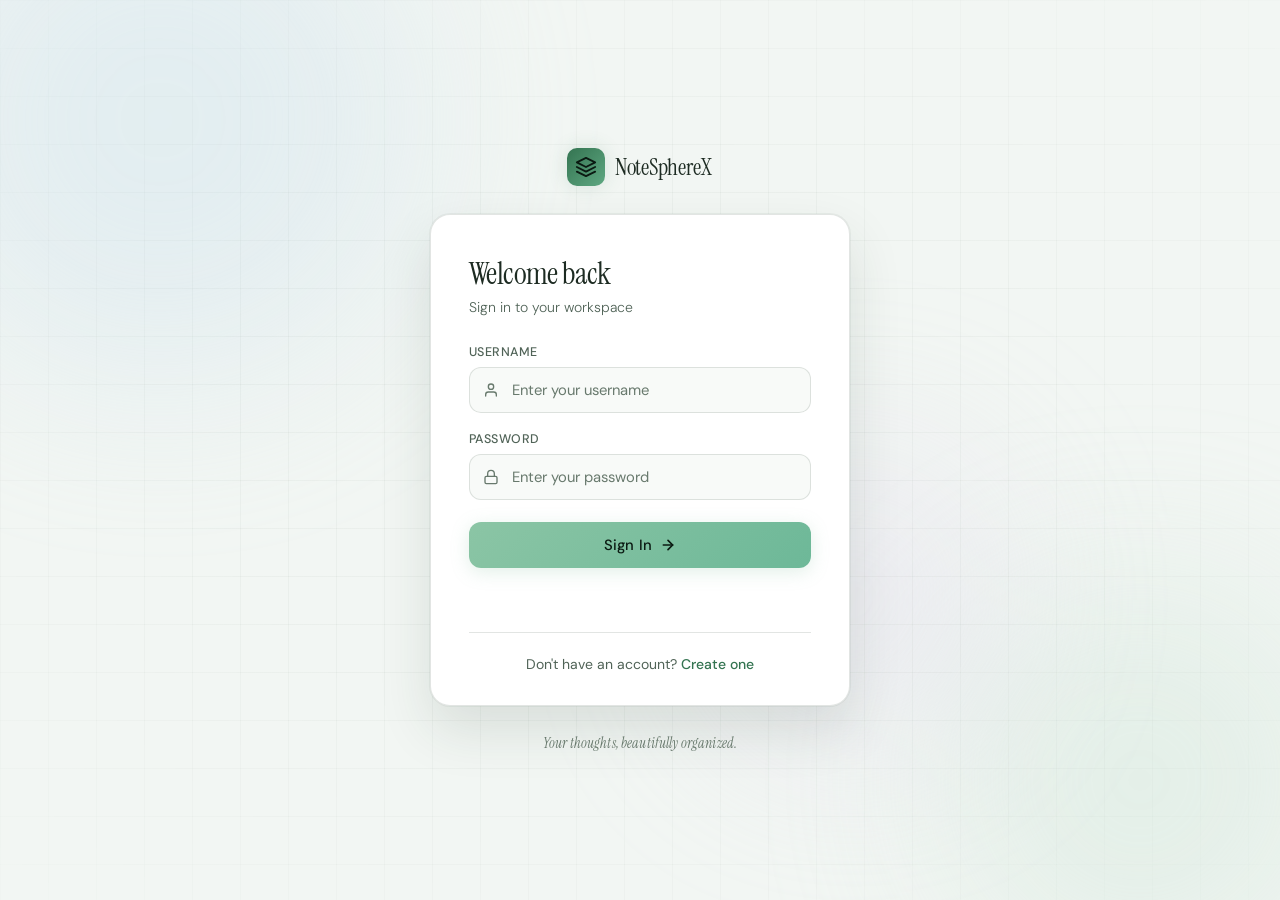
<file: templates/login.html>
<!DOCTYPE html>
<html>
<head>
    <title>Login - NoteSphereX</title>
    <meta name="viewport" content="width=device-width, initial-scale=1">
    <link rel="icon" type="image/svg+xml" href="data:image/svg+xml,%3Csvg%20xmlns='http://www.w3.org/2000/svg'%20viewBox='0%200%2024%2024'%20fill='none'%20stroke='%238bc5a5'%20stroke-width='2'%20stroke-linecap='round'%20stroke-linejoin='round'%3E%3Cpath%20d='M12%202L2%207l10%205%2010-5-10-5z'/%3E%3Cpath%20d='M2%2017l10%205%2010-5'/%3E%3Cpath%20d='M2%2012l10%205%2010-5'/%3E%3C/svg%3E">
    <script src="/static/js/theme.js"></script>
    <link rel="stylesheet" href="/static/css/styles.css">
    <link href="https://fonts.googleapis.com/css2?family=Instrument+Serif:ital@0;1&family=DM+Sans:wght@300;400;500&display=swap" rel="stylesheet">
</head>
<body class="auth-body">

    <div class="auth-bg">
        <div class="orb orb-1"></div>
        <div class="orb orb-2"></div>
        <div class="orb orb-3"></div>
        <div class="grid-overlay"></div>
    </div>

    <div class="auth-wrapper">

        <div class="auth-brand">
            <div class="brand-icon">
                <svg width="22" height="22" viewBox="0 0 24 24" fill="none" stroke="currentColor" stroke-width="2" stroke-linecap="round" stroke-linejoin="round">
                    <path d="M12 2L2 7l10 5 10-5-10-5z"/><path d="M2 17l10 5 10-5"/><path d="M2 12l10 5 10-5"/>
                </svg>
            </div>
            <span class="brand-name">NoteSphereX</span>
        </div>

        <div class="auth-card">
            <div class="auth-card-header">
                <h2 class="auth-title">Welcome back</h2>
                <p class="auth-subtitle">Sign in to your workspace</p>
            </div>

            <div class="auth-form">
                <div class="input-group">
                    <label class="input-label" for="username">Username</label>
                    <div class="input-wrap">
                        <svg class="input-icon" width="16" height="16" viewBox="0 0 24 24" fill="none" stroke="currentColor" stroke-width="2" stroke-linecap="round" stroke-linejoin="round">
                            <path d="M20 21v-2a4 4 0 0 0-4-4H8a4 4 0 0 0-4 4v2"/><circle cx="12" cy="7" r="4"/>
                        </svg>
                        <input type="text" id="username" placeholder="Enter your username" autocomplete="username">
                    </div>
                </div>

                <div class="input-group">
                    <label class="input-label" for="password">Password</label>
                    <div class="input-wrap">
                        <svg class="input-icon" width="16" height="16" viewBox="0 0 24 24" fill="none" stroke="currentColor" stroke-width="2" stroke-linecap="round" stroke-linejoin="round">
                            <rect x="3" y="11" width="18" height="11" rx="2" ry="2"/><path d="M7 11V7a5 5 0 0 1 10 0v4"/>
                        </svg>
                        <input type="password" id="password" placeholder="Enter your password" autocomplete="current-password">
                    </div>
                </div>

                <button onclick="login()" class="auth-btn">
                    <span>Sign In</span>
                    <svg width="16" height="16" viewBox="0 0 24 24" fill="none" stroke="currentColor" stroke-width="2.5" stroke-linecap="round" stroke-linejoin="round">
                        <path d="M5 12h14"/><path d="m12 5 7 7-7 7"/>
                    </svg>
                </button>

                <p id="message" class="auth-message"></p>
            </div>

            <div class="auth-footer">
                <p>Don't have an account? <a href="/register" class="auth-link">Create one</a></p>
            </div>
        </div>

        <p class="auth-tagline">Your thoughts, beautifully organized.</p>
    </div>

<script src="/static/js/auth.js"></script>
</body>
</html>
</file>
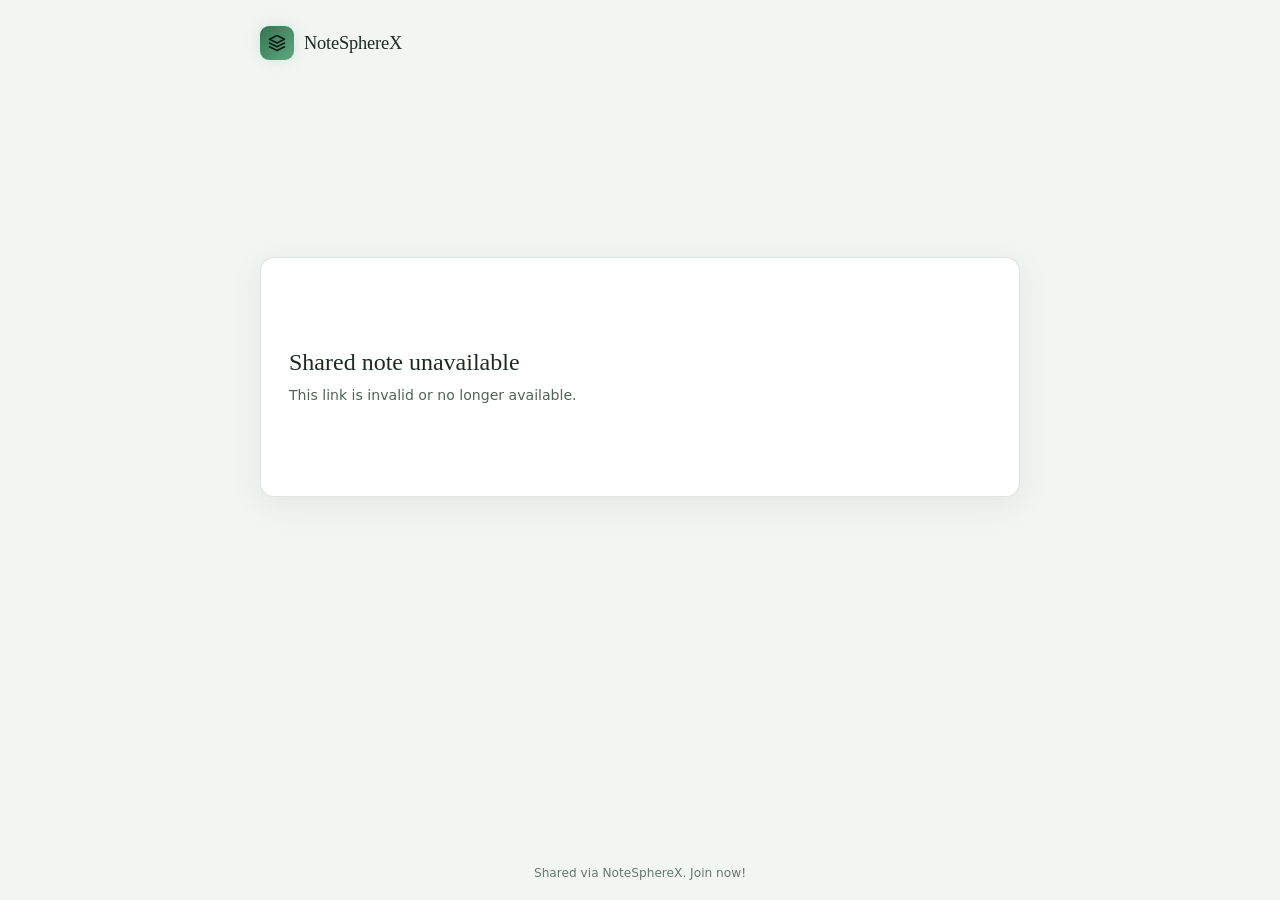
<file: templates/public_share.html>
<!DOCTYPE html>
<html lang="en">
<head>
    <meta charset="utf-8">
    <meta name="viewport" content="width=device-width, initial-scale=1">
    <meta name="robots" content="noindex, nofollow">
    <meta name="referrer" content="no-referrer">
    <title>Shared note - NoteSphereX</title>
    <link rel="icon" type="image/svg+xml" href="data:image/svg+xml,%3Csvg%20xmlns='http://www.w3.org/2000/svg'%20viewBox='0%200%2024%2024'%20fill='none'%20stroke='%238bc5a5'%20stroke-width='2'%20stroke-linecap='round'%20stroke-linejoin='round'%3E%3Cpath%20d='M12%202L2%207l10%205%2010-5-10-5z'/%3E%3Cpath%20d='M2%2017l10%205%2010-5'/%3E%3Cpath%20d='M2%2012l10%205%2010-5'/%3E%3C/svg%3E">
    <script src="/static/js/theme.js"></script>
    <link rel="stylesheet" href="/static/css/styles.css">
    <script src="/static/js/public-share.js" defer></script>
</head>
<body class="public-share-body">
    <main class="public-share-page" id="publicSharePage">
        <a class="public-share-brand" href="/" aria-label="NoteSphereX">
            <span class="dash-brand-icon" aria-hidden="true">
                <svg width="18" height="18" viewBox="0 0 24 24" fill="none" stroke="currentColor" stroke-width="2" stroke-linecap="round" stroke-linejoin="round"><path d="M12 2L2 7l10 5 10-5-10-5z"/><path d="M2 17l10 5 10-5"/><path d="M2 12l10 5 10-5"/></svg>
            </span>
            <span class="dash-brand-name">NoteSphereX</span>
        </a>
        <section class="public-note-card" aria-live="polite">
            <p class="public-note-loading" id="publicNoteLoading" role="status">Loading shared note...</p>
            <article id="publicNote" hidden>
                <p class="public-note-eyebrow">Shared via NoteSphereX</p>
                <h1 id="publicNoteTitle"></h1>
                <div class="public-note-content" id="publicNoteContent"></div>
            </article>
            <section class="public-note-unavailable" id="publicNoteUnavailable" hidden>
                <h1>Shared note unavailable</h1>
                <p>This link is invalid or no longer available.</p>
            </section>
        </section>
        <footer class="public-share-footer">Shared via NoteSphereX. Join now!</footer>
    </main>
</body>
</html>
</file>
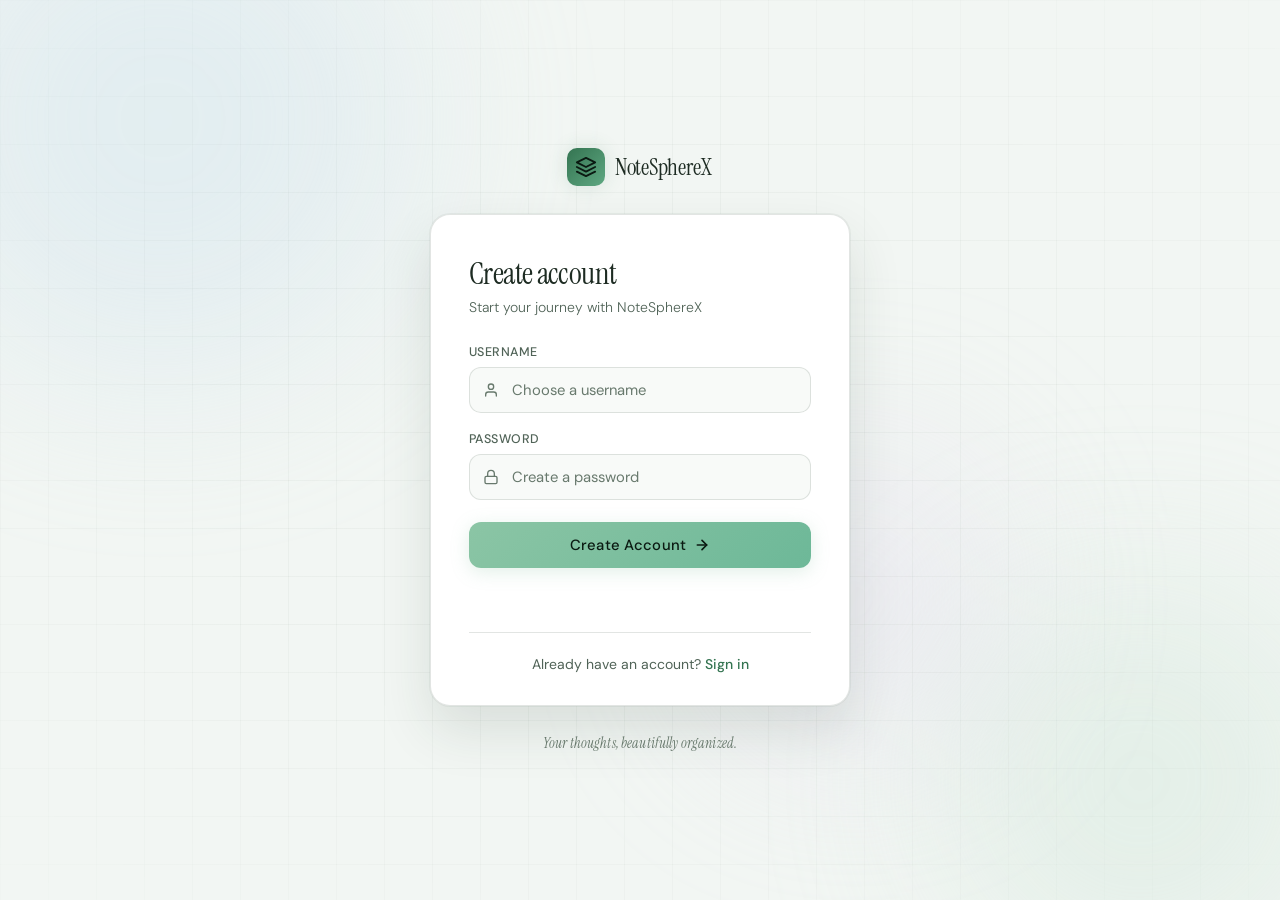
<file: templates/register.html>
<!DOCTYPE html>
<html>
<head>
    <title>Register - NoteSphereX</title>
    <meta name="viewport" content="width=device-width, initial-scale=1">
    <link rel="icon" type="image/svg+xml" href="data:image/svg+xml,%3Csvg%20xmlns='http://www.w3.org/2000/svg'%20viewBox='0%200%2024%2024'%20fill='none'%20stroke='%238bc5a5'%20stroke-width='2'%20stroke-linecap='round'%20stroke-linejoin='round'%3E%3Cpath%20d='M12%202L2%207l10%205%2010-5-10-5z'/%3E%3Cpath%20d='M2%2017l10%205%2010-5'/%3E%3Cpath%20d='M2%2012l10%205%2010-5'/%3E%3C/svg%3E">
    <script src="/static/js/theme.js"></script>
    <link rel="stylesheet" href="/static/css/styles.css">
    <link href="https://fonts.googleapis.com/css2?family=Instrument+Serif:ital@0;1&family=DM+Sans:wght@300;400;500&display=swap" rel="stylesheet">
</head>
<body class="auth-body">

    <div class="auth-bg">
        <div class="orb orb-1"></div>
        <div class="orb orb-2"></div>
        <div class="orb orb-3"></div>
        <div class="grid-overlay"></div>
    </div>

    <div class="auth-wrapper">

        <div class="auth-brand">
            <div class="brand-icon">
                <svg width="22" height="22" viewBox="0 0 24 24" fill="none" stroke="currentColor" stroke-width="2" stroke-linecap="round" stroke-linejoin="round">
                    <path d="M12 2L2 7l10 5 10-5-10-5z"/><path d="M2 17l10 5 10-5"/><path d="M2 12l10 5 10-5"/>
                </svg>
            </div>
            <span class="brand-name">NoteSphereX</span>
        </div>

        <div class="auth-card">
            <div class="auth-card-header">
                <h2 class="auth-title">Create account</h2>
                <p class="auth-subtitle">Start your journey with NoteSphereX</p>
            </div>

            <div class="auth-form">
                <div class="input-group">
                    <label class="input-label" for="username">Username</label>
                    <div class="input-wrap">
                        <svg class="input-icon" width="16" height="16" viewBox="0 0 24 24" fill="none" stroke="currentColor" stroke-width="2" stroke-linecap="round" stroke-linejoin="round">
                            <path d="M20 21v-2a4 4 0 0 0-4-4H8a4 4 0 0 0-4 4v2"/><circle cx="12" cy="7" r="4"/>
                        </svg>
                        <input type="text" id="username" placeholder="Choose a username" autocomplete="username">
                    </div>
                </div>

                <div class="input-group">
                    <label class="input-label" for="password">Password</label>
                    <div class="input-wrap">
                        <svg class="input-icon" width="16" height="16" viewBox="0 0 24 24" fill="none" stroke="currentColor" stroke-width="2" stroke-linecap="round" stroke-linejoin="round">
                            <rect x="3" y="11" width="18" height="11" rx="2" ry="2"/><path d="M7 11V7a5 5 0 0 1 10 0v4"/>
                        </svg>
                        <input type="password" id="password" placeholder="Create a password" autocomplete="new-password">
                    </div>
                </div>

                <button onclick="register()" class="auth-btn">
                    <span>Create Account</span>
                    <svg width="16" height="16" viewBox="0 0 24 24" fill="none" stroke="currentColor" stroke-width="2.5" stroke-linecap="round" stroke-linejoin="round">
                        <path d="M5 12h14"/><path d="m12 5 7 7-7 7"/>
                    </svg>
                </button>

                <p id="message" class="auth-message"></p>
            </div>

            <div class="auth-footer">
                <p>Already have an account? <a href="/login" class="auth-link">Sign in</a></p>
            </div>
        </div>

        <p class="auth-tagline">Your thoughts, beautifully organized.</p>
    </div>

<script src="/static/js/auth.js"></script>
</body>
</html>
</file>
<file: static/css/styles.css>
/* ============================================================
   NoteSphereX — styles.css
   Auth pages (Login & Register) + Dashboard
   ============================================================ */

/* ---------- Reset & Base ---------- */
*, *::before, *::after {
    box-sizing: border-box;
    margin: 0;
    padding: 0;
}

:root {
    color-scheme: dark;
    --bg-deep:        #0b0f1a;
    --bg-card:        #111827;
    --bg-input:       #1a2235;
    --bg-input-focus: #1e2d42;
    --border:         rgba(255, 255, 255, 0.07);
    --border-focus:   rgba(139, 197, 165, 0.55);
    --accent:         #8bc5a5;
    --accent-glow:    rgba(139, 197, 165, 0.18);
    --accent-hover:   #a8d9be;
    --text-primary:   #eef2f7;
    --text-secondary: #8494a9;
    --text-muted:     #4a5568;
    --orb-1:          #1a3a5c;
    --orb-2:          #0f2d1f;
    --orb-3:          #2a1a4a;
    --action-accent:  var(--accent);
    --action-accent-hover: var(--accent-hover);
    --header-surface: rgba(11, 15, 26, 0.7);
    --sidebar-surface: rgba(11, 15, 26, 0.62);
    --mobile-sidebar-surface: rgba(11, 15, 26, 0.97);
    --auth-grid-line: rgba(255, 255, 255, 0.024);
    --dash-grid-line: rgba(255, 255, 255, 0.018);
    --compose-footer-surface: rgba(255, 255, 255, 0.02);
    --input-focus-shadow: 0 1px 2px rgba(0, 0, 0, 0.3);
    --shadow-compose: 0 8px 32px rgba(0, 0, 0, 0.3);
    --shadow-compose-focus: 0 8px 40px rgba(0, 0, 0, 0.4), 0 0 0 3px var(--accent-glow);
    --shadow-note-hover: 0 12px 36px rgba(0, 0, 0, 0.35);
    --shadow-dropdown: 0 16px 40px rgba(0, 0, 0, 0.4);
    --shadow-sidebar: 18px 0 48px rgba(0, 0, 0, 0.38);
    --font-display:   'Instrument Serif', Georgia, serif;
    --font-body:      'DM Sans', system-ui, sans-serif;
    --radius-card:    20px;
    --radius-input:   12px;
    --radius-btn:     12px;
    --shadow-card:    0 32px 64px rgba(0,0,0,0.5), 0 0 0 1px rgba(255,255,255,0.05);
    --transition:     0.22s cubic-bezier(0.4, 0, 0.2, 1);

    /* Dashboard-specific */
    --dash-header-h:  64px;
    --dash-bg-note:   #141c2b;
    --dash-danger:    #e05a5a;
    --dash-danger-bg: rgba(224, 90, 90, 0.1);
}

:root[data-theme="light"] {
    color-scheme: light;
    --bg-deep: #f2f6f3;
    --bg-card: #ffffff;
    --bg-input: #f8faf8;
    --bg-input-focus: #edf4ef;
    --border: rgba(35, 57, 42, 0.13);
    --border-focus: rgba(49, 112, 76, 0.48);
    --accent: #347451;
    --accent-glow: rgba(52, 116, 81, 0.14);
    --accent-hover: #285e40;
    --text-primary: #1d2b22;
    --text-secondary: #506357;
    --text-muted: #68796d;
    --orb-1: #c9dfed;
    --orb-2: #cae3d4;
    --orb-3: #e2d9ee;
    --action-accent: #8bc5a5;
    --action-accent-hover: #a8d9be;
    --header-surface: rgba(248, 250, 248, 0.86);
    --sidebar-surface: rgba(248, 250, 248, 0.84);
    --mobile-sidebar-surface: rgba(255, 255, 255, 0.98);
    --auth-grid-line: rgba(35, 57, 42, 0.035);
    --dash-grid-line: rgba(35, 57, 42, 0.028);
    --compose-footer-surface: rgba(35, 57, 42, 0.025);
    --input-focus-shadow: 0 1px 2px rgba(35, 57, 42, 0.08);
    --shadow-card: 0 24px 54px rgba(35, 57, 42, 0.12), 0 0 0 1px rgba(35, 57, 42, 0.05);
    --shadow-compose: 0 8px 32px rgba(35, 57, 42, 0.08);
    --shadow-compose-focus: 0 8px 40px rgba(35, 57, 42, 0.12), 0 0 0 3px var(--accent-glow);
    --shadow-note-hover: 0 12px 36px rgba(35, 57, 42, 0.12);
    --shadow-dropdown: 0 16px 40px rgba(35, 57, 42, 0.16);
    --shadow-sidebar: 18px 0 48px rgba(35, 57, 42, 0.16);
    --dash-bg-note: #ffffff;
    --dash-danger: #b43e3e;
    --dash-danger-bg: rgba(180, 62, 62, 0.09);
}


/* ============================================================
   AUTH PAGES (Login & Register)
   ============================================================ */

.auth-body {
    min-height: 100vh;
    background: var(--bg-deep);
    font-family: var(--font-body);
    display: flex;
    align-items: center;
    justify-content: center;
    overflow: hidden;
    position: relative;
}

.auth-bg {
    position: fixed;
    inset: 0;
    pointer-events: none;
    z-index: 0;
}

.orb {
    position: absolute;
    border-radius: 50%;
    filter: blur(90px);
    opacity: 0.35;
    animation: drift 18s ease-in-out infinite alternate;
}

.orb-1 {
    width: 520px; height: 520px;
    background: var(--orb-1);
    top: -140px; left: -100px;
    animation-duration: 20s;
}

.orb-2 {
    width: 400px; height: 400px;
    background: var(--orb-2);
    bottom: -80px; right: -60px;
    animation-duration: 15s;
    animation-delay: -6s;
}

.orb-3 {
    width: 300px; height: 300px;
    background: var(--orb-3);
    top: 50%; left: 55%;
    animation-duration: 22s;
    animation-delay: -11s;
}

@keyframes drift {
    0%   { transform: translate(0, 0) scale(1); }
    50%  { transform: translate(30px, -20px) scale(1.04); }
    100% { transform: translate(-20px, 30px) scale(0.97); }
}

.grid-overlay {
    position: absolute;
    inset: 0;
    background-image:
        linear-gradient(var(--auth-grid-line) 1px, transparent 1px),
        linear-gradient(90deg, var(--auth-grid-line) 1px, transparent 1px);
    background-size: 48px 48px;
    mask-image: radial-gradient(ellipse 80% 80% at 50% 50%, black 40%, transparent 100%);
}

.auth-wrapper {
    position: relative;
    z-index: 1;
    display: flex;
    flex-direction: column;
    align-items: center;
    gap: 28px;
    animation: pageIn 0.7s cubic-bezier(0.22, 1, 0.36, 1) both;
}

@keyframes pageIn {
    from { opacity: 0; transform: translateY(24px); }
    to   { opacity: 1; transform: translateY(0); }
}

.auth-brand {
    display: flex;
    align-items: center;
    gap: 10px;
    text-decoration: none;
    animation: pageIn 0.7s cubic-bezier(0.22, 1, 0.36, 1) 0.05s both;
}

.brand-icon {
    width: 38px; height: 38px;
    background: linear-gradient(135deg, var(--accent), #5fa882);
    border-radius: 10px;
    display: flex; align-items: center; justify-content: center;
    color: #0b1a12;
    box-shadow: 0 0 20px var(--accent-glow);
}

.brand-name {
    font-family: var(--font-display);
    font-size: 1.45rem;
    color: var(--text-primary);
    letter-spacing: -0.01em;
}

.auth-card {
    width: 420px;
    background: var(--bg-card);
    border: 1px solid var(--border);
    border-radius: var(--radius-card);
    padding: 40px 38px 32px;
    box-shadow: var(--shadow-card);
    backdrop-filter: blur(12px);
    animation: pageIn 0.7s cubic-bezier(0.22, 1, 0.36, 1) 0.1s both;
}

.auth-card-header { margin-bottom: 28px; }

.auth-title {
    font-family: var(--font-display);
    font-size: 1.95rem;
    font-weight: 400;
    color: var(--text-primary);
    letter-spacing: -0.02em;
    line-height: 1.2;
    margin-bottom: 6px;
}

.auth-subtitle {
    font-size: 0.875rem;
    color: var(--text-secondary);
    font-weight: 300;
}

.auth-form {
    display: flex;
    flex-direction: column;
    gap: 18px;
}

.input-group {
    display: flex;
    flex-direction: column;
    gap: 7px;
}

.input-label {
    font-size: 0.78rem;
    font-weight: 500;
    color: var(--text-secondary);
    letter-spacing: 0.04em;
    text-transform: uppercase;
}

.input-wrap {
    position: relative;
    display: flex;
    align-items: center;
}

.input-icon {
    position: absolute;
    left: 14px;
    color: var(--text-muted);
    pointer-events: none;
    transition: color var(--transition);
    flex-shrink: 0;
}

.input-wrap:focus-within .input-icon { color: var(--accent); }

.auth-card input[type="text"],
.auth-card input[type="password"] {
    width: 100%;
    padding: 12px 14px 12px 42px;
    margin: 0;
    background: var(--bg-input);
    border: 1px solid var(--border);
    border-radius: var(--radius-input);
    color: var(--text-primary);
    font-family: var(--font-body);
    font-size: 0.925rem;
    font-weight: 400;
    outline: none;
    transition: border-color var(--transition), box-shadow var(--transition), background var(--transition);
    caret-color: var(--accent);
}

.auth-card input[type="text"]::placeholder,
.auth-card input[type="password"]::placeholder { color: var(--text-muted); }

.auth-card input[type="text"]:focus,
.auth-card input[type="password"]:focus {
    border-color: var(--border-focus);
    background: var(--bg-input-focus);
    box-shadow: 0 0 0 3px var(--accent-glow), var(--input-focus-shadow);
}

.auth-btn {
    display: flex;
    align-items: center;
    justify-content: center;
    gap: 8px;
    width: 100%;
    padding: 13px 20px;
    margin-top: 4px;
    background: linear-gradient(135deg, var(--action-accent) 0%, #6db898 100%);
    color: #0b1a12;
    font-family: var(--font-body);
    font-size: 0.925rem;
    font-weight: 500;
    border: none;
    border-radius: var(--radius-btn);
    cursor: pointer;
    letter-spacing: 0.01em;
    transition: all var(--transition);
    box-shadow: 0 4px 18px rgba(139, 197, 165, 0.25);
    position: relative;
    overflow: hidden;
}

.auth-btn::before {
    content: '';
    position: absolute; inset: 0;
    background: linear-gradient(135deg, rgba(255,255,255,0.12), transparent);
    opacity: 0;
    transition: opacity var(--transition);
}

.auth-btn:hover {
    background: linear-gradient(135deg, var(--action-accent-hover) 0%, #8bc5a5 100%);
    box-shadow: 0 6px 28px rgba(139, 197, 165, 0.38);
    transform: translateY(-1px);
}

.auth-btn:hover::before { opacity: 1; }
.auth-btn:active { transform: translateY(0); box-shadow: 0 2px 10px rgba(139, 197, 165, 0.2); }
.auth-btn svg { transition: transform var(--transition); }
.auth-btn:hover svg { transform: translateX(3px); }

.auth-message {
    font-size: 0.845rem;
    text-align: center;
    color: var(--text-secondary);
    min-height: 20px;
    transition: color var(--transition);
}

.auth-footer {
    margin-top: 26px;
    padding-top: 22px;
    border-top: 1px solid var(--border);
    text-align: center;
}

.auth-footer p { font-size: 0.875rem; color: var(--text-secondary); }

.auth-link {
    color: var(--accent);
    text-decoration: none;
    font-weight: 500;
    transition: color var(--transition);
}

.auth-link:hover { color: var(--accent-hover); text-decoration: underline; }

.auth-tagline {
    font-family: var(--font-display);
    font-style: italic;
    font-size: 0.875rem;
    color: var(--text-muted);
    letter-spacing: 0.01em;
    animation: pageIn 0.7s cubic-bezier(0.22, 1, 0.36, 1) 0.18s both;
}


/* ============================================================
   DASHBOARD PAGE
   ============================================================ */

.dash-body {
    min-height: 100vh;
    background: var(--bg-deep);
    font-family: var(--font-body);
    color: var(--text-primary);
    position: relative;
    overflow-x: hidden;
}

.dash-layout {
    min-height: 100vh;
    display: flex;
    position: relative;
}

.dash-workspace {
    min-width: 0;
    flex: 1;
    position: relative;
    z-index: 1;
}

/* ---------- Sidebar ---------- */
.dash-sidebar {
    position: sticky;
    top: 0;
    z-index: 2;
    flex: 0 0 236px;
    width: 236px;
    height: 100vh;
    padding: 22px 14px;
    overflow-y: auto;
    background: var(--sidebar-surface);
    border-right: 1px solid var(--border);
    transition: flex-basis var(--transition), width var(--transition), transform var(--transition);
}

.dash-sidebar-top {
    min-height: 42px;
    display: flex;
    align-items: center;
    justify-content: space-between;
    margin: 0 4px 30px;
}

.dash-sidebar-brand {
    min-width: 0;
    display: flex;
    align-items: center;
    gap: 10px;
    color: inherit;
    text-decoration: none;
}

.dash-sidebar-brand .dash-brand-name {
    white-space: nowrap;
}

.dash-sidebar-nav {
    display: flex;
    flex-direction: column;
    gap: 6px;
}

.dash-sidebar-link {
    width: 100%;
    min-height: 44px;
    display: flex;
    align-items: center;
    gap: 12px;
    padding: 0 12px;
    border: 1px solid transparent;
    border-radius: 10px;
    background: transparent;
    color: var(--text-secondary);
    font: 400 0.875rem var(--font-body);
    text-align: left;
    text-decoration: none;
    cursor: pointer;
    transition: color var(--transition), background var(--transition), border-color var(--transition);
}

.dash-sidebar-link svg {
    flex: 0 0 20px;
    color: var(--text-muted);
}

.dash-sidebar-link:hover:not(:disabled),
.dash-sidebar-link.is-active {
    color: var(--accent);
    background: rgba(139, 197, 165, 0.08);
    border-color: rgba(139, 197, 165, 0.12);
}

.dash-sidebar-link:hover:not(:disabled) svg,
.dash-sidebar-link.is-active svg {
    color: var(--accent);
}

.dash-sidebar-link:disabled {
    color: var(--text-muted);
    cursor: not-allowed;
}

.dash-sidebar-close,
.dash-menu-btn,
.dash-collapse-btn {
    width: 40px;
    height: 40px;
    display: inline-flex;
    align-items: center;
    justify-content: center;
    flex: 0 0 auto;
    border: 1px solid transparent;
    border-radius: 10px;
    background: transparent;
    color: var(--text-secondary);
    cursor: pointer;
    transition: color var(--transition), background var(--transition), border-color var(--transition);
}

.dash-sidebar-close:hover,
.dash-menu-btn:hover,
.dash-collapse-btn:hover {
    color: var(--accent);
    background: rgba(139, 197, 165, 0.08);
    border-color: var(--border);
}

.dash-sidebar-close,
.dash-menu-btn {
    display: none;
}

.dash-sidebar-backdrop {
    display: none;
}

.dash-layout.is-sidebar-collapsed .dash-sidebar {
    flex-basis: 76px;
    width: 76px;
    padding-right: 10px;
    padding-left: 10px;
}

.dash-layout.is-sidebar-collapsed .dash-sidebar-top {
    justify-content: center;
    margin-right: 0;
    margin-left: 0;
}

.dash-layout.is-sidebar-collapsed .dash-sidebar-brand .dash-brand-name,
.dash-layout.is-sidebar-collapsed .dash-sidebar-label {
    display: none;
}

/* ---------- Dashboard Background ---------- */
.dash-bg {
    position: fixed;
    inset: 0;
    pointer-events: none;
    z-index: 0;
}

.dash-orb {
    position: absolute;
    border-radius: 50%;
    filter: blur(110px);
    opacity: 0.22;
    animation: drift 20s ease-in-out infinite alternate;
}

.dash-orb-1 {
    width: 600px; height: 600px;
    background: var(--orb-1);
    top: -200px; right: -150px;
    animation-duration: 25s;
}

.dash-orb-2 {
    width: 500px; height: 500px;
    background: var(--orb-2);
    bottom: -120px; left: -100px;
    animation-duration: 18s;
    animation-delay: -8s;
}

.dash-grid {
    position: absolute;
    inset: 0;
    background-image:
        linear-gradient(var(--dash-grid-line) 1px, transparent 1px),
        linear-gradient(90deg, var(--dash-grid-line) 1px, transparent 1px);
    background-size: 52px 52px;
    mask-image: radial-gradient(ellipse 90% 90% at 50% 30%, black 20%, transparent 100%);
}

/* ---------- Header ---------- */
.dash-header {
    position: sticky;
    top: 0;
    z-index: 100;
    height: var(--dash-header-h);
    background: var(--header-surface);
    backdrop-filter: blur(20px);
    -webkit-backdrop-filter: blur(20px);
    border-bottom: 1px solid var(--border);
}

.dash-header-inner {
    max-width: 860px;
    width: 100%;
    margin: 0 auto;
    height: 100%;
    padding: 0 28px;
    display: flex;
    align-items: center;
    gap: 12px;
}

.dash-brand {
    display: flex;
    align-items: center;
    gap: 10px;
}

.dash-brand-icon {
    width: 34px; height: 34px;
    background: linear-gradient(135deg, var(--accent), #5fa882);
    border-radius: 9px;
    display: flex; align-items: center; justify-content: center;
    color: #0b1a12;
    box-shadow: 0 0 16px var(--accent-glow);
    flex-shrink: 0;
}

.dash-brand-name {
    font-family: var(--font-display);
    font-size: 1.25rem;
    color: var(--text-primary);
    letter-spacing: -0.01em;
}

.dash-header-actions {
    display: flex;
    align-items: center;
    gap: 14px;
    margin-left: auto;
}

.dash-note-count {
    padding: 5px 12px;
    background: rgba(139, 197, 165, 0.1);
    border: 1px solid rgba(139, 197, 165, 0.2);
    border-radius: 20px;
}

.dash-note-count span {
    font-size: 0.78rem;
    font-weight: 500;
    color: var(--accent);
    letter-spacing: 0.02em;
}

.dash-logout-btn {
    display: flex;
    align-items: center;
    gap: 7px;
    padding: 8px 16px;
    background: transparent;
    border: 1px solid var(--border);
    border-radius: 10px;
    color: var(--text-secondary);
    font-family: var(--font-body);
    font-size: 0.845rem;
    font-weight: 400;
    cursor: pointer;
    transition: all var(--transition);
}

.dash-logout-btn:hover {
    border-color: rgba(224, 90, 90, 0.4);
    color: var(--dash-danger);
    background: var(--dash-danger-bg);
}

.profile-menu {
    position: relative;
}

.profile-trigger {
    width: 42px;
    height: 42px;
    display: inline-flex;
    align-items: center;
    justify-content: center;
    border: 1px solid var(--border);
    border-radius: 50%;
    background: var(--bg-card);
    color: var(--text-secondary);
    cursor: pointer;
    transition: color var(--transition), border-color var(--transition), background var(--transition);
}

.profile-trigger:hover,
.profile-trigger[aria-expanded="true"] {
    color: var(--accent);
    border-color: var(--border-focus);
    background: var(--bg-input);
}

.profile-dropdown {
    position: absolute;
    top: calc(100% + 10px);
    right: 0;
    z-index: 150;
    width: 190px;
    padding: 6px;
    border: 1px solid var(--border);
    border-radius: 12px;
    background: var(--bg-card);
    box-shadow: var(--shadow-dropdown);
}

.profile-dropdown[hidden] { display: none; }

.profile-menu-item {
    width: 100%;
    min-height: 42px;
    display: flex;
    align-items: center;
    gap: 10px;
    padding: 0 11px;
    border: 0;
    border-radius: 8px;
    background: transparent;
    color: var(--text-secondary);
    font: 400 0.875rem var(--font-body);
    text-align: left;
    text-decoration: none;
    cursor: pointer;
    transition: color var(--transition), background var(--transition);
}

.profile-menu-item:hover,
.profile-menu-item:focus-visible {
    background: rgba(139, 197, 165, 0.08);
    color: var(--accent);
    outline: none;
}

.profile-menu-logout:hover,
.profile-menu-logout:focus-visible {
    color: var(--dash-danger);
    background: var(--dash-danger-bg);
}

/* ---------- Main Content ---------- */
.dash-main {
    position: relative;
    z-index: 1;
    max-width: 860px;
    margin: 0 auto;
    padding: 52px 28px 104px;
    display: flex;
    flex-direction: column;
    gap: 36px;
    animation: pageIn 0.6s cubic-bezier(0.22, 1, 0.36, 1) 0.05s both;
}

/* ---------- Heading ---------- */
.dash-heading {
    animation: pageIn 0.6s cubic-bezier(0.22, 1, 0.36, 1) 0.08s both;
}

.dash-title {
    font-family: var(--font-display);
    font-size: 2.6rem;
    font-weight: 400;
    color: var(--text-primary);
    letter-spacing: -0.03em;
    line-height: 1.1;
    margin-bottom: 8px;
}

.dash-subtitle {
    font-size: 0.9rem;
    color: var(--text-secondary);
    font-weight: 300;
}

/* ---------- Notes Search ---------- */
.dash-search {
    position: relative;
    width: 100%;
}

.dash-search-icon {
    position: absolute;
    top: 50%;
    left: 15px;
    color: var(--text-muted);
    pointer-events: none;
    transform: translateY(-50%);
}

.dash-search-input {
    width: 100%;
    min-height: 46px;
    padding: 11px 16px 11px 43px;
    background: var(--bg-input);
    border: 1px solid var(--border);
    border-radius: var(--radius-input);
    color: var(--text-primary);
    font-family: var(--font-body);
    font-size: 0.925rem;
    outline: none;
    caret-color: var(--accent);
    transition: border-color var(--transition), box-shadow var(--transition), background var(--transition);
}

.dash-search-input::placeholder { color: var(--text-muted); }

.dash-search-input:focus {
    border-color: var(--border-focus);
    background: var(--bg-input-focus);
    box-shadow: 0 0 0 3px var(--accent-glow);
}

/* ---------- Compose Box ---------- */
.dash-compose {
    animation: pageIn 0.6s cubic-bezier(0.22, 1, 0.36, 1) 0.12s both;
}

.dash-compose[hidden] { display: none; }

.dash-create-fab {
    position: fixed;
    right: 24px;
    bottom: 24px;
    z-index: 40;
    display: grid;
    place-items: center;
    width: 56px;
    height: 56px;
    padding: 0;
    border: 1px solid rgba(139, 197, 165, 0.35);
    border-radius: 50%;
    background: linear-gradient(135deg, var(--action-accent) 0%, #6db898 100%);
    color: #0b1a12;
    box-shadow: 0 5px 18px rgba(12, 25, 18, 0.28), 0 3px 14px rgba(139, 197, 165, 0.22);
    cursor: pointer;
    transition: transform var(--transition), box-shadow var(--transition), background var(--transition);
}

.dash-create-fab:hover {
    transform: translateY(-2px);
    background: linear-gradient(135deg, var(--action-accent-hover) 0%, #8bc5a5 100%);
    box-shadow: 0 7px 22px rgba(12, 25, 18, 0.32), 0 5px 18px rgba(139, 197, 165, 0.3);
}

.dash-create-fab:focus-visible {
    outline: 2px solid var(--accent);
    outline-offset: 3px;
}

.dash-compose-inner {
    background: var(--bg-card);
    border: 1px solid var(--border);
    border-radius: 18px;
    overflow: hidden;
    box-shadow: var(--shadow-compose);
    transition: border-color var(--transition), box-shadow var(--transition);
}

.dash-compose-inner:focus-within {
    border-color: var(--border-focus);
    box-shadow: var(--shadow-compose-focus);
}

.dash-editor-fields {
    display: grid;
    grid-template-columns: minmax(0, 1fr) 170px;
    gap: 10px;
    padding: 14px 16px 0;
}

.note-title-input,
.note-category-select {
    width: 100%;
    min-height: 44px;
    padding: 10px 12px;
    background: var(--bg-input);
    border: 1px solid var(--border);
    border-radius: 8px;
    color: var(--text-primary);
    font-family: var(--font-body);
    font-size: 0.9rem;
    outline: none;
    transition: border-color var(--transition), box-shadow var(--transition), background var(--transition);
}

.note-title-input::placeholder { color: var(--text-muted); }

.note-title-input:focus,
.note-category-select:focus {
    border-color: var(--border-focus);
    background: var(--bg-input-focus);
    box-shadow: 0 0 0 3px var(--accent-glow);
}

.dash-textarea {
    width: 100%;
    min-height: 110px;
    padding: 20px 22px 14px;
    background: transparent;
    border: none;
    outline: none;
    resize: vertical;
    color: var(--text-primary);
    font-family: var(--font-body);
    font-size: 0.975rem;
    font-weight: 300;
    line-height: 1.65;
    caret-color: var(--accent);
}

.dash-textarea::placeholder { color: var(--text-muted); }

.dash-compose-footer {
    display: flex;
    align-items: center;
    justify-content: space-between;
    padding: 12px 16px 14px;
    border-top: 1px solid var(--border);
    background: var(--compose-footer-surface);
}

.dash-char-hint {
    font-size: 0.78rem;
    color: var(--text-muted);
    font-style: italic;
    font-family: var(--font-display);
}

.dash-save-status {
    color: var(--text-secondary);
    font-size: 0.78rem;
    line-height: 1.4;
}

.dash-save-status[data-state="error"] { color: var(--dash-danger); }

.dash-add-btn {
    display: flex;
    align-items: center;
    gap: 7px;
    padding: 9px 18px;
    background: linear-gradient(135deg, var(--action-accent) 0%, #6db898 100%);
    color: #0b1a12;
    font-family: var(--font-body);
    font-size: 0.875rem;
    font-weight: 500;
    border: none;
    border-radius: 10px;
    cursor: pointer;
    transition: all var(--transition);
    box-shadow: 0 3px 14px rgba(139, 197, 165, 0.22);
}

.dash-add-btn:hover {
    transform: translateY(-1px);
    box-shadow: 0 5px 22px rgba(139, 197, 165, 0.35);
    background: linear-gradient(135deg, var(--action-accent-hover) 0%, #8bc5a5 100%);
}

.dash-add-btn:active { transform: translateY(0); }

/* ---------- Notes List ---------- */
.dash-notes-list {
    display: grid;
    grid-template-columns: repeat(auto-fill, minmax(260px, 1fr));
    gap: 16px;
    animation: pageIn 0.6s cubic-bezier(0.22, 1, 0.36, 1) 0.18s both;
}

.note-selection-toolbar,
.note-selection-controls {
    display: flex;
    align-items: center;
    gap: 12px;
}

.note-selection-toolbar {
    justify-content: space-between;
    flex-wrap: wrap;
    min-height: 40px;
}

.note-selection-controls {
    flex-wrap: wrap;
}

.note-selection-controls[hidden],
.note-selection-status[hidden] { display: none; }

.note-selection-button {
    min-height: 40px;
    padding: 7px 14px;
    border: 1px solid rgba(139, 197, 165, 0.2);
    border-radius: 8px;
    background: rgba(139, 197, 165, 0.1);
    color: var(--accent);
    font: 500 0.82rem var(--font-body);
    cursor: pointer;
}

.note-selection-button:hover,
.note-selection-button:focus-visible {
    border-color: rgba(139, 197, 165, 0.4);
    background: rgba(139, 197, 165, 0.18);
    outline: none;
}

.note-select-all {
    display: inline-flex;
    align-items: center;
    gap: 8px;
    min-height: 44px;
    color: var(--text-secondary);
    font-size: 0.84rem;
    cursor: pointer;
}

.note-select-all input,
.note-select-checkbox {
    width: 18px;
    height: 18px;
    margin: 0;
    accent-color: var(--accent);
    cursor: pointer;
}

.note-selection-count,
.note-selection-status {
    color: var(--text-secondary);
    font-size: 0.82rem;
}

.note-selection-status {
    flex: 1 1 100%;
}

.note-selection-status[data-state="error"] { color: var(--dash-danger); }

/* ---------- Individual Note Card ---------- */

/*
  JS COMPATIBILITY NOTE:
  Your notes.js dynamically builds note elements into #notesList.
  The styles below target whatever structure notes.js creates.
  If your JS injects elements with different class names, update them
  in notes.js to match these class names — the IDs and function calls
  remain completely untouched.
*/

.note-card {
    background: var(--dash-bg-note);
    border: 1px solid var(--border);
    border-radius: 16px;
    padding: 20px;
    display: flex;
    flex-direction: column;
    gap: 14px;
    height: 300px;
    transition: border-color var(--transition), transform var(--transition), box-shadow var(--transition);
    animation: noteIn 0.4s cubic-bezier(0.22, 1, 0.36, 1) both;
    position: relative;
    overflow: hidden;
    cursor: pointer;
}

.note-card:focus-visible {
    outline: 2px solid var(--accent);
    outline-offset: 3px;
}

.note-card.is-editing {
    height: auto;
    min-height: 300px;
    overflow: visible;
}

.note-card-heading {
    display: flex;
    flex: 0 0 auto;
    flex-direction: column;
    align-items: flex-start;
    gap: 7px;
    min-width: 0;
}

.note-card.is-select-mode .note-card-heading { padding-left: 32px; }

.note-select-label {
    position: absolute;
    top: 18px;
    left: 18px;
    z-index: 1;
    display: grid;
    place-items: center;
    width: 28px;
    height: 28px;
    cursor: pointer;
}

.note-card.is-selected {
    border-color: var(--accent);
    box-shadow: 0 0 0 1px var(--accent-glow);
}

.note-title {
    display: -webkit-box;
    -webkit-box-orient: vertical;
    -webkit-line-clamp: 2;
    line-clamp: 2;
    overflow: hidden;
    max-width: 100%;
    margin: 0;
    color: var(--text-primary);
    font-family: var(--font-body);
    font-size: 1.1rem;
    font-weight: 500;
    line-height: 1.3;
    overflow-wrap: anywhere;
}

.note-title.is-untitled {
    color: var(--text-muted);
    font-style: italic;
    font-weight: 400;
}

.note-category {
    display: inline-block;
    padding: 3px 8px;
    border: 1px solid var(--border);
    border-radius: 6px;
    background: var(--bg-input);
    color: var(--text-secondary);
    font-size: 0.7rem;
    line-height: 1.35;
}

.note-card::before {
    content: '';
    position: absolute;
    top: 0; left: 0; right: 0;
    height: 2px;
    background: linear-gradient(90deg, var(--accent), transparent);
    opacity: 0;
    transition: opacity var(--transition);
}

.note-card:hover {
    border-color: rgba(139, 197, 165, 0.2);
    transform: translateY(-2px);
    box-shadow: var(--shadow-note-hover);
}

.note-card:hover::before { opacity: 1; }

@keyframes noteIn {
    from { opacity: 0; transform: translateY(12px) scale(0.98); }
    to   { opacity: 1; transform: translateY(0) scale(1); }
}

.note-text {
    display: -webkit-box;
    -webkit-box-orient: vertical;
    -webkit-line-clamp: 7;
    line-clamp: 7;
    overflow: hidden;
    font-size: 0.925rem;
    color: var(--text-primary);
    line-height: 1.65;
    font-weight: 300;
    word-break: break-word;
    white-space: pre-wrap;
    flex: 1;
}

.note-textarea {
    width: 100%;
    background: var(--bg-input);
    border: 1px solid var(--border-focus);
    border-radius: 8px;
    padding: 10px 12px;
    color: var(--text-primary);
    font-family: var(--font-body);
    font-size: 0.925rem;
    font-weight: 300;
    line-height: 1.65;
    outline: none;
    resize: none;
    min-height: 80px;
    caret-color: var(--accent);
    box-shadow: 0 0 0 3px var(--accent-glow);
}

.note-actions {
    display: flex;
    gap: 8px;
    justify-content: flex-end;
}

.note-btn {
    display: flex;
    align-items: center;
    gap: 5px;
    padding: 6px 13px;
    font-family: var(--font-body);
    font-size: 0.8rem;
    font-weight: 500;
    border-radius: 8px;
    border: 1px solid transparent;
    cursor: pointer;
    transition: all var(--transition);
}

.note-btn-icon {
    width: 40px;
    min-width: 40px;
    height: 40px;
    justify-content: center;
    padding: 0;
}

.note-btn-icon svg {
    display: block;
    flex: 0 0 auto;
}

.note-btn-edit {
    background: rgba(139, 197, 165, 0.1);
    border-color: rgba(139, 197, 165, 0.2);
    color: var(--accent);
}

.note-btn-edit:hover {
    background: rgba(139, 197, 165, 0.18);
    border-color: rgba(139, 197, 165, 0.4);
}

.note-btn-save {
    background: linear-gradient(135deg, var(--action-accent), #6db898);
    color: #0b1a12;
    border-color: transparent;
    box-shadow: 0 2px 10px rgba(139, 197, 165, 0.2);
}

.note-btn-save:hover {
    transform: translateY(-1px);
    box-shadow: 0 4px 16px rgba(139, 197, 165, 0.32);
}

.note-btn-delete {
    background: var(--dash-danger-bg);
    border-color: rgba(224, 90, 90, 0.2);
    color: var(--dash-danger);
}

.note-btn-delete:hover {
    background: rgba(224, 90, 90, 0.18);
    border-color: rgba(224, 90, 90, 0.4);
}

.note-btn-share {
    background: rgba(139, 197, 165, 0.1);
    border-color: rgba(139, 197, 165, 0.2);
    color: var(--accent);
}

.note-btn-share:hover {
    background: rgba(139, 197, 165, 0.18);
    border-color: rgba(139, 197, 165, 0.4);
}

.note-share-dialog,
.shared-note-dialog {
    width: min(520px, calc(100vw - 32px));
    max-width: none;
    max-height: min(86vh, 760px);
    margin: auto;
    padding: 0;
    overflow: auto;
    border: 1px solid var(--border);
    border-radius: 14px;
    background: var(--bg-card);
    color: var(--text-primary);
    box-shadow: var(--shadow-card);
}

.note-share-dialog::backdrop,
.shared-note-dialog::backdrop { background: rgba(0, 0, 0, 0.58); backdrop-filter: blur(3px); }

.note-share-dialog-content,
.shared-note-dialog-content {
    display: flex;
    flex-direction: column;
    gap: 14px;
    padding: 22px;
}

.note-share-dialog-header,
.shared-note-dialog-header {
    display: flex;
    align-items: flex-start;
    justify-content: space-between;
    gap: 14px;
}

.note-share-dialog-header h2,
.shared-note-dialog-header h2 {
    color: var(--text-primary);
    font-family: var(--font-display);
    font-size: 1.55rem;
    font-weight: 400;
    overflow-wrap: anywhere;
}

.note-share-note-title { margin-top: 4px; color: var(--text-secondary); font-size: 0.84rem; overflow-wrap: anywhere; }

.note-share-close {
    width: 40px;
    height: 40px;
    flex: 0 0 auto;
    display: grid;
    place-items: center;
    border: 1px solid var(--border);
    border-radius: 9px;
    background: var(--bg-input);
    color: var(--text-secondary);
    font: 400 1.35rem var(--font-body);
    cursor: pointer;
}

.note-share-close:hover { border-color: var(--border-focus); color: var(--accent); }

.note-share-channel-row {
    display: flex;
    align-items: center;
    justify-content: space-between;
    gap: 12px;
    color: var(--text-secondary);
    font-size: 0.82rem;
}

.note-share-channel-options,
.note-share-global-actions { display: flex; flex-wrap: wrap; gap: 7px; }

.note-share-channel[aria-pressed="true"] {
    border-color: rgba(139, 197, 165, 0.3);
    background: var(--accent-glow);
    color: var(--accent);
}

.note-share-panel { display: flex; flex-direction: column; gap: 13px; }
.note-share-panel[hidden] { display: none; }
.note-share-global-description,
.note-share-global-state { color: var(--text-secondary); font-size: 0.83rem; line-height: 1.5; }
.note-share-global-state[data-state="active"] { color: var(--accent); }
.note-share-global-state[data-state="error"] { color: var(--dash-danger); }
.note-share-global-actions button { flex: 1 1 auto; }

.note-share-revoke {
    min-height: 44px;
    padding: 0 14px;
    border: 1px solid rgba(224, 90, 90, 0.24);
    border-radius: 8px;
    background: var(--dash-danger-bg);
    color: var(--dash-danger);
    font: 500 0.84rem var(--font-body);
    cursor: pointer;
}

.note-share-revoke:hover { border-color: rgba(224, 90, 90, 0.45); }
.note-share-revoke[hidden] { display: none; }

.note-share-channel {
    min-height: 40px;
    padding: 0 14px;
    border: 1px solid rgba(139, 197, 165, 0.24);
    border-radius: 8px;
    background: var(--accent-glow);
    color: var(--accent);
    font: 500 0.84rem var(--font-body);
}

.note-share-label { color: var(--text-secondary); font-size: 0.78rem; font-weight: 500; }

.note-share-input {
    width: 100%;
    min-height: 44px;
    margin-top: -9px;
    padding: 10px 12px;
    border: 1px solid var(--border);
    border-radius: 9px;
    outline: none;
    background: var(--bg-input);
    color: var(--text-primary);
    font: 400 0.87rem var(--font-body);
}

.note-share-input:focus { border-color: var(--border-focus); box-shadow: 0 0 0 3px var(--accent-glow); }
.note-share-or { color: var(--text-muted); font-size: 0.76rem; text-align: center; }

.note-share-results {
    max-height: 180px;
    overflow-y: auto;
    padding: 4px;
    border: 1px solid var(--border);
    border-radius: 9px;
    background: var(--bg-input);
}

.note-share-results[hidden],
.note-share-status[hidden],
.shared-note-status[hidden] { display: none; }

.note-share-result {
    width: 100%;
    min-height: 44px;
    padding: 8px 10px;
    border: 0;
    border-radius: 6px;
    background: transparent;
    color: var(--text-primary);
    font: 400 0.86rem var(--font-body);
    text-align: left;
    cursor: pointer;
}

.note-share-result:hover:not(:disabled) { background: var(--accent-glow); color: var(--accent); }
.note-share-result:disabled { opacity: 0.6; cursor: wait; }

.note-share-status,
.shared-note-status { color: var(--text-secondary); font-size: 0.82rem; line-height: 1.45; overflow-wrap: anywhere; }
.note-share-status[data-state="error"],
.shared-note-status[data-state="error"] { color: var(--dash-danger); }

.shared-note-readonly { color: var(--accent); font-size: 0.76rem; }
.shared-note-category { color: var(--text-muted); font-size: 0.76rem; }
.shared-note-content {
    min-height: 100px;
    max-height: min(58vh, 560px);
    overflow: auto;
    padding: 14px;
    border: 1px solid var(--border);
    border-radius: 9px;
    background: var(--bg-input);
    color: var(--text-primary);
    font-size: 0.9rem;
    line-height: 1.65;
    white-space: pre-wrap;
    overflow-wrap: anywhere;
}

.note-share-dialog-actions { display: flex; justify-content: flex-end; gap: 9px; padding-top: 4px; }

.note-share-cancel,
.note-share-confirm {
    min-height: 44px;
    padding: 0 15px;
    border: 1px solid var(--border);
    border-radius: 8px;
    font: 500 0.84rem var(--font-body);
    cursor: pointer;
}

.note-share-cancel { background: var(--bg-input); color: var(--text-secondary); }
.note-share-confirm { border-color: transparent; background: var(--action-accent); color: #0b1a12; }
.note-share-confirm:hover:not(:disabled) { background: var(--action-accent-hover); }
.note-share-confirm:disabled { opacity: 0.6; cursor: wait; }

/* Empty state */
.dash-empty {
    grid-column: 1 / -1;
    text-align: center;
    padding: 60px 20px;
    display: flex;
    flex-direction: column;
    align-items: center;
    gap: 12px;
}

.dash-empty-icon {
    width: 56px; height: 56px;
    background: rgba(139, 197, 165, 0.08);
    border: 1px solid rgba(139, 197, 165, 0.15);
    border-radius: 16px;
    display: flex; align-items: center; justify-content: center;
    color: var(--accent);
    margin-bottom: 4px;
}

.dash-empty-title {
    font-family: var(--font-display);
    font-size: 1.2rem;
    font-style: italic;
    color: var(--text-secondary);
}

.dash-empty-sub {
    font-size: 0.845rem;
    color: var(--text-muted);
}

/* ---------- Settings Page ---------- */
.settings-main {
    position: relative;
    z-index: 1;
    max-width: 860px;
    margin: 0 auto;
    padding: 52px 28px 80px;
    display: flex;
    flex-direction: column;
    gap: 24px;
    animation: pageIn 0.6s cubic-bezier(0.22, 1, 0.36, 1) 0.05s both;
}

.settings-title {
    font-family: var(--font-display);
    font-size: 2.6rem;
    font-weight: 400;
    color: var(--text-primary);
    line-height: 1.1;
    margin-bottom: 8px;
}

.settings-brand { text-decoration: none; }

.settings-subtitle {
    color: var(--text-secondary);
    font-size: 0.9rem;
    font-weight: 300;
}

.settings-section {
    padding: 24px;
    background: var(--bg-card);
    border: 1px solid var(--border);
    border-radius: 16px;
}

.settings-section-title {
    margin-bottom: 18px;
    color: var(--text-primary);
    font-family: var(--font-display);
    font-size: 1.45rem;
    font-weight: 400;
}

.settings-account-row {
    display: flex;
    align-items: center;
    gap: 16px;
}

.settings-avatar {
    width: 58px;
    height: 58px;
    flex: 0 0 58px;
    display: flex;
    align-items: center;
    justify-content: center;
    border: 1px solid rgba(139, 197, 165, 0.22);
    border-radius: 50%;
    background: rgba(139, 197, 165, 0.1);
    color: var(--accent);
}

.settings-account-label {
    display: block;
    margin-bottom: 5px;
    color: var(--text-muted);
    font-size: 0.72rem;
    font-weight: 500;
    letter-spacing: 0.04em;
    text-transform: uppercase;
}

.settings-account-name {
    color: var(--text-primary);
    font-size: 0.95rem;
    overflow-wrap: anywhere;
}

.settings-account-message {
    margin-top: 12px;
    color: var(--dash-danger);
    font-size: 0.845rem;
}

.settings-theme-fieldset {
    min-width: 0;
    padding: 0;
    border: 0;
}

.settings-theme-fieldset legend,
.settings-password-label {
    margin-bottom: 10px;
    color: var(--text-secondary);
    font-size: 0.8rem;
    font-weight: 500;
    letter-spacing: 0.04em;
    text-transform: uppercase;
}

.settings-theme-options {
    display: inline-flex;
    gap: 4px;
    padding: 4px;
    border: 1px solid var(--border);
    border-radius: 10px;
    background: var(--bg-input);
}

.settings-theme-option {
    position: relative;
    cursor: pointer;
}

.settings-theme-option input {
    position: absolute;
    width: 1px;
    height: 1px;
    overflow: hidden;
    clip: rect(0, 0, 0, 0);
    white-space: nowrap;
}

.settings-theme-option span {
    min-height: 36px;
    display: flex;
    align-items: center;
    justify-content: center;
    padding: 0 14px;
    border: 1px solid transparent;
    border-radius: 7px;
    color: var(--text-secondary);
    font-size: 0.84rem;
}

.settings-theme-option input:checked + span {
    border-color: rgba(139, 197, 165, 0.18);
    background: rgba(139, 197, 165, 0.1);
    color: var(--accent);
}

.settings-theme-option input:focus-visible + span {
    outline: 2px solid var(--border-focus);
    outline-offset: 2px;
}

.settings-password-grid {
    display: grid;
    grid-template-columns: repeat(2, minmax(0, 1fr));
    gap: 14px;
}

.settings-password-field { min-width: 0; }

.settings-password-label {
    display: block;
}

.settings-password-input {
    width: 100%;
    min-height: 44px;
    padding: 10px 12px;
    border: 1px solid var(--border);
    border-radius: var(--radius-input);
    background: var(--bg-input);
    color: var(--text-primary);
    font: 400 0.9rem var(--font-body);
    outline: none;
    transition: border-color var(--transition), box-shadow var(--transition), background var(--transition);
}

.settings-password-input::placeholder { color: var(--text-muted); }

.settings-password-input:focus {
    border-color: var(--border-focus);
    background: var(--bg-input-focus);
    box-shadow: 0 0 0 3px var(--accent-glow);
}

.settings-password-submit {
    min-height: 44px;
    margin-top: 16px;
    padding: 0 16px;
    border: 1px solid transparent;
    border-radius: 9px;
    background: linear-gradient(135deg, var(--action-accent), #6db898);
    color: #0b1a12;
    font: 400 0.85rem var(--font-body);
    cursor: pointer;
    transition: background var(--transition), transform var(--transition);
}

.settings-password-submit:hover:not(:disabled) {
    background: linear-gradient(135deg, var(--action-accent-hover), #8bc5a5);
    transform: translateY(-1px);
}

.settings-password-submit:disabled {
    opacity: 0.65;
    cursor: wait;
}

.settings-password-message {
    min-height: 20px;
    margin-top: 12px;
    color: var(--text-secondary);
    font-size: 0.845rem;
}

.settings-password-message[data-state="error"] {
    color: var(--dash-danger);
}

.settings-password-message[data-state="success"] {
    color: var(--accent);
}


/* ============================================================
   RESPONSIVE
   ============================================================ */

@media (max-width: 600px) {
    .auth-body {
        min-height: 100vh;
        min-height: 100dvh;
        padding: 24px 0;
        overflow-x: hidden;
        overflow-y: auto;
    }
    .auth-wrapper {
        width: calc(100% - 32px);
        gap: 20px;
    }
    .auth-card {
        width: 100%;
        padding: 30px 22px 26px;
    }
    .auth-title { font-size: 1.65rem; }
    .auth-card input[type="text"],
    .auth-card input[type="password"] { min-height: 44px; }
    .auth-btn { min-height: 44px; }

    .dash-main { padding: 36px 16px 104px; gap: 26px; }
    .dash-title { font-size: 2rem; }
    .settings-main { padding: 36px 16px 60px; gap: 18px; }
    .settings-title { font-size: 2rem; }
    .settings-section { padding: 18px; }
    .settings-password-grid { grid-template-columns: 1fr; gap: 12px; }
    .settings-theme-options { width: 100%; }
    .settings-theme-option { flex: 1; }
    .settings-theme-option span { padding: 0 8px; }
    .dash-search-input { min-height: 44px; }
    .dash-editor-fields { grid-template-columns: 1fr; }
    .dash-create-fab {
        right: 16px;
        bottom: max(16px, env(safe-area-inset-bottom));
        width: 52px;
        height: 52px;
    }
    .dash-header-inner { padding: 0 16px; }
    .dash-notes-list { grid-template-columns: 1fr; }
    .dash-compose-footer { flex-direction: column; align-items: stretch; gap: 10px; }
    .dash-char-hint { line-height: 1.5; }
    .dash-add-btn { min-height: 44px; align-self: flex-end; }
    .dash-logout-btn { min-height: 44px; }
    .note-btn { min-height: 44px; padding: 9px 13px; }
    .note-btn-icon {
        width: 44px;
        min-width: 44px;
        height: 44px;
        padding: 0;
    }
}

@media (max-width: 360px) {
    .auth-card { padding-right: 18px; padding-left: 18px; }
    .dash-main { padding-right: 12px; padding-left: 12px; }
    .settings-main { padding-right: 12px; padding-left: 12px; }
    .dash-header-inner { padding-right: 12px; padding-left: 12px; }
    .dash-header-actions { gap: 8px; }
    .dash-logout-btn { padding-right: 10px; padding-left: 10px; }
    .dash-compose-footer { padding-right: 12px; padding-left: 12px; }
}

@media (max-width: 800px) {
    .dash-sidebar {
        position: fixed;
        inset: 0 auto 0 0;
        z-index: 120;
        width: min(280px, calc(100vw - 56px));
        height: 100vh;
        height: 100dvh;
        padding: 20px 14px;
        transform: translateX(-102%);
        background: var(--mobile-sidebar-surface);
        box-shadow: var(--shadow-sidebar);
    }

    .dash-sidebar-top { margin-bottom: 26px; }
    .dash-sidebar-close,
    .dash-menu-btn { display: inline-flex; }
    .dash-collapse-btn { display: none; }

    .dash-sidebar-backdrop {
        position: fixed;
        inset: 0;
        z-index: 110;
        display: block;
        border: 0;
        background: rgba(0, 0, 0, 0.52);
        opacity: 0;
        visibility: hidden;
        pointer-events: none;
        transition: opacity var(--transition), visibility var(--transition);
    }

    .dash-layout.is-sidebar-open .dash-sidebar {
        transform: translateX(0);
    }

    .dash-layout.is-sidebar-open .dash-sidebar-backdrop {
        opacity: 1;
        visibility: visible;
        pointer-events: auto;
    }

    .dash-layout.is-sidebar-collapsed .dash-sidebar {
        flex-basis: 236px;
        width: min(280px, calc(100vw - 56px));
        padding-right: 14px;
        padding-left: 14px;
    }

    .dash-layout.is-sidebar-collapsed .dash-sidebar-top {
        justify-content: space-between;
        margin-right: 4px;
        margin-left: 4px;
    }

    .dash-layout.is-sidebar-collapsed .dash-sidebar-brand .dash-brand-name,
    .dash-layout.is-sidebar-collapsed .dash-sidebar-label {
        display: inline;
    }

    .dash-layout.is-sidebar-collapsed .dash-sidebar-link {
        justify-content: flex-start;
        padding-right: 12px;
        padding-left: 12px;
    }

    .dash-body.is-sidebar-open { overflow: hidden; }
    .dash-header-inner { padding-right: 16px; padding-left: 16px; }
}

/* ---------- Internal Messages ---------- */
.messages-main {
    width: 100%;
    max-width: none;
    height: calc(100vh - var(--dash-header-h));
    height: calc(100dvh - var(--dash-header-h));
    min-height: 480px;
    margin: 0;
    padding: 24px 30px 28px;
    gap: 16px;
    overflow: hidden;
}

.messages-page-heading { flex: 0 0 auto; }
.messages-page-heading .dash-title { margin-bottom: 5px; font-size: 2.15rem; }
.messages-page-subtitle { color: var(--text-secondary); font-size: 0.88rem; }

.messages-shell {
    flex: 1 1 auto;
    min-width: 0;
    min-height: 0;
    display: grid;
    grid-template-columns: minmax(260px, 330px) minmax(0, 1fr);
    border: 1px solid var(--border);
    border-radius: 14px;
    overflow: hidden;
    background: var(--bg-card);
    box-shadow: var(--shadow-compose);
    animation: pageIn 0.6s cubic-bezier(0.22, 1, 0.36, 1) 0.08s both;
}

.messages-list-pane,
.messages-chat-pane {
    min-width: 0;
    min-height: 0;
}

.messages-list-pane {
    display: flex;
    flex-direction: column;
    border-right: 1px solid var(--border);
    background: var(--bg-card);
}

.messages-list-heading {
    min-height: 62px;
    padding: 0 16px 0 20px;
    display: flex;
    align-items: center;
    justify-content: space-between;
    border-bottom: 1px solid var(--border);
}

.messages-list-heading h2,
.messages-chat-user h2 {
    min-width: 0;
    color: var(--text-primary);
    font-size: 0.98rem;
    font-weight: 500;
    overflow-wrap: anywhere;
}

.messages-new-button,
.messages-back-button {
    width: 38px;
    height: 38px;
    flex: 0 0 auto;
    display: inline-flex;
    align-items: center;
    justify-content: center;
    border: 1px solid var(--border);
    border-radius: 9px;
    background: var(--bg-input);
    color: var(--text-secondary);
    cursor: pointer;
    transition: color var(--transition), border-color var(--transition), background var(--transition);
}

.messages-new-button:hover,
.messages-new-button:focus-visible,
.messages-back-button:hover,
.messages-back-button:focus-visible {
    border-color: var(--border-focus);
    background: var(--accent-glow);
    color: var(--accent);
    outline: none;
}

.messages-search-block {
    position: relative;
    padding: 16px 16px 14px;
    border-bottom: 1px solid var(--border);
}

.messages-search-label {
    display: block;
    margin-bottom: 8px;
    color: var(--text-secondary);
    font-size: 0.76rem;
    font-weight: 500;
    text-transform: uppercase;
}

.messages-search-wrap {
    min-height: 42px;
    display: flex;
    align-items: center;
    gap: 9px;
    padding: 0 11px;
    border: 1px solid var(--border);
    border-radius: 9px;
    background: var(--bg-input);
    color: var(--text-muted);
}

.messages-search-wrap:focus-within {
    border-color: var(--border-focus);
    box-shadow: 0 0 0 3px var(--accent-glow);
}

.messages-search-wrap input {
    width: 100%;
    min-width: 0;
    min-height: 40px;
    border: 0;
    outline: 0;
    background: transparent;
    color: var(--text-primary);
    font: 400 0.84rem var(--font-body);
}

.messages-search-wrap input::placeholder { color: var(--text-muted); }

.messages-search-results {
    position: absolute;
    z-index: 10;
    top: calc(100% - 8px);
    right: 16px;
    left: 16px;
    max-height: 260px;
    overflow-y: auto;
    padding: 5px;
    border: 1px solid var(--border);
    border-radius: 10px;
    background: var(--bg-card);
    box-shadow: var(--shadow-dropdown);
}

.messages-search-results[hidden],
.messages-active-chat[hidden],
.messages-inline-status[hidden],
.messages-load-older[hidden] { display: none; }

.messages-search-result {
    width: 100%;
    min-height: 48px;
    display: flex;
    align-items: center;
    gap: 10px;
    padding: 5px 8px;
    border: 0;
    border-radius: 7px;
    background: transparent;
    color: var(--text-primary);
    font: 400 0.86rem var(--font-body);
    text-align: left;
    cursor: pointer;
}

.messages-search-result:hover:not(:disabled),
.messages-search-result:focus-visible {
    background: var(--accent-glow);
    outline: none;
}

.messages-search-result:disabled { opacity: 0.55; cursor: wait; }

.messages-inline-status {
    margin-top: 8px;
    color: var(--text-secondary);
    font-size: 0.78rem;
    overflow-wrap: anywhere;
}

.messages-inline-status[data-state="error"],
.messages-send-status[data-state="error"] { color: var(--dash-danger); }

.messages-conversation-list {
    min-height: 0;
    flex: 1 1 auto;
    overflow-y: auto;
    overscroll-behavior: contain;
}

.messages-list-placeholder {
    padding: 22px 18px;
    color: var(--text-muted);
    font-size: 0.83rem;
    line-height: 1.55;
}

.messages-conversation-item {
    width: 100%;
    min-height: 72px;
    display: flex;
    align-items: center;
    gap: 11px;
    padding: 10px 14px;
    border: 0;
    border-bottom: 1px solid var(--border);
    background: transparent;
    color: var(--text-primary);
    text-align: left;
    cursor: pointer;
    transition: background var(--transition);
}

.messages-conversation-item:hover,
.messages-conversation-item.is-active { background: var(--accent-glow); }

.messages-avatar {
    width: 42px;
    height: 42px;
    flex: 0 0 42px;
    display: inline-flex;
    align-items: center;
    justify-content: center;
    border: 1px solid rgba(139, 197, 165, 0.24);
    border-radius: 50%;
    background: rgba(139, 197, 165, 0.1);
    color: var(--accent);
    font-size: 0.9rem;
    font-weight: 500;
    text-transform: uppercase;
}

.messages-conversation-details {
    min-width: 0;
    flex: 1 1 auto;
    display: flex;
    flex-direction: column;
    gap: 5px;
}

.messages-conversation-name,
.messages-conversation-preview {
    overflow: hidden;
    white-space: nowrap;
    text-overflow: ellipsis;
}

.messages-conversation-name { font-size: 0.85rem; font-weight: 500; }
.messages-conversation-preview { color: var(--text-muted); font-size: 0.76rem; }
.messages-conversation-time { align-self: flex-start; color: var(--text-muted); font-size: 0.68rem; white-space: nowrap; }

.messages-chat-pane {
    display: flex;
    background: var(--bg-deep);
}

.messages-chat-empty {
    width: 100%;
    display: flex;
    flex-direction: column;
    align-items: center;
    justify-content: center;
    gap: 9px;
    padding: 28px;
    text-align: center;
}

.messages-chat-empty[hidden] { display: none; }

.messages-empty-icon {
    width: 58px;
    height: 58px;
    display: grid;
    place-items: center;
    margin-bottom: 5px;
    border: 1px solid rgba(139, 197, 165, 0.2);
    border-radius: 16px;
    background: var(--accent-glow);
    color: var(--accent);
}

.messages-chat-empty h2 {
    color: var(--text-primary);
    font-family: var(--font-display);
    font-size: 1.5rem;
    font-weight: 400;
}

.messages-chat-empty p { color: var(--text-secondary); font-size: 0.84rem; }

.messages-active-chat {
    min-width: 0;
    min-height: 0;
    flex: 1 1 auto;
    display: flex;
    flex-direction: column;
}

.messages-chat-header {
    min-height: 68px;
    flex: 0 0 auto;
    display: flex;
    align-items: center;
    gap: 12px;
    padding: 10px 20px;
    border-bottom: 1px solid var(--border);
    background: var(--bg-card);
}

.messages-back-button { display: none; }
.messages-chat-user { min-width: 0; }
.messages-chat-user p { margin-top: 3px; color: var(--text-muted); font-size: 0.74rem; }

.messages-load-older {
    min-height: 36px;
    align-self: center;
    margin: 12px 0 0;
    padding: 0 12px;
    border: 1px solid var(--border);
    border-radius: 8px;
    background: var(--bg-card);
    color: var(--text-secondary);
    font: 400 0.78rem var(--font-body);
    cursor: pointer;
}

.messages-load-older:hover:not(:disabled) { border-color: var(--border-focus); color: var(--accent); }
.messages-load-older:disabled { opacity: 0.55; cursor: wait; }

.messages-thread {
    min-height: 0;
    flex: 1 1 auto;
    display: flex;
    flex-direction: column;
    gap: 16px;
    overflow-y: auto;
    overscroll-behavior: contain;
    padding: 20px clamp(16px, 4vw, 44px);
    list-style: none;
}

.messages-thread-empty {
    margin: auto;
    color: var(--text-muted);
    font-size: 0.84rem;
    text-align: center;
}

.messages-message {
    max-width: min(76%, 600px);
    display: flex;
    flex-direction: column;
    align-items: flex-start;
    gap: 5px;
    align-self: flex-start;
}

.messages-message.is-own-message { align-items: flex-end; align-self: flex-end; }
.messages-message-sender,
.messages-message-time { color: var(--text-muted); font-size: 0.69rem; }

.messages-message-bubble {
    width: fit-content;
    max-width: 100%;
    padding: 10px 13px;
    border: 1px solid var(--border);
    border-radius: 12px 12px 12px 3px;
    background: var(--bg-card);
    color: var(--text-primary);
    font-size: 0.87rem;
    line-height: 1.5;
    white-space: pre-wrap;
    overflow-wrap: anywhere;
}

.messages-message.is-own-message .messages-message-bubble {
    border-color: rgba(139, 197, 165, 0.22);
    border-radius: 12px 12px 3px 12px;
    background: var(--accent-glow);
}

.messages-note-share-card {
    width: min(100%, 440px);
    display: flex;
    flex-direction: column;
    gap: 9px;
    padding: 14px;
    border: 1px solid rgba(139, 197, 165, 0.24);
    border-radius: 11px;
    background: var(--bg-card);
}

.messages-note-share-label { color: var(--accent); font-size: 0.72rem; font-weight: 500; }
.messages-note-share-title { color: var(--text-primary); font-size: 0.9rem; font-weight: 500; overflow-wrap: anywhere; }
.messages-note-share-unavailable { color: var(--text-muted); font-size: 0.78rem; }

.messages-note-share-open {
    min-height: 42px;
    align-self: flex-start;
    padding: 0 12px;
    border: 1px solid rgba(139, 197, 165, 0.24);
    border-radius: 8px;
    background: var(--accent-glow);
    color: var(--accent);
    font: 500 0.8rem var(--font-body);
    cursor: pointer;
}

.messages-note-share-open:hover { border-color: var(--border-focus); background: rgba(139, 197, 165, 0.18); }

.messages-composer {
    flex: 0 0 auto;
    display: grid;
    grid-template-columns: minmax(0, 1fr) auto;
    align-items: end;
    gap: 9px;
    padding: 14px 18px max(14px, env(safe-area-inset-bottom));
    border-top: 1px solid var(--border);
    background: var(--bg-card);
}

.messages-composer textarea {
    width: 100%;
    min-width: 0;
    min-height: 44px;
    max-height: 140px;
    resize: none;
    padding: 11px 13px;
    border: 1px solid var(--border);
    border-radius: 10px;
    outline: none;
    background: var(--bg-input);
    color: var(--text-primary);
    font: 400 0.87rem/1.4 var(--font-body);
}

.messages-composer textarea:focus { border-color: var(--border-focus); box-shadow: 0 0 0 3px var(--accent-glow); }
.messages-composer textarea::placeholder { color: var(--text-muted); }

.messages-send-button {
    min-width: 86px;
    min-height: 44px;
    display: inline-flex;
    align-items: center;
    justify-content: center;
    gap: 7px;
    padding: 0 13px;
    border: 1px solid transparent;
    border-radius: 9px;
    background: var(--action-accent);
    color: #0b1a12;
    font: 500 0.84rem var(--font-body);
    cursor: pointer;
}

.messages-send-button:hover:not(:disabled) { background: var(--action-accent-hover); }
.messages-send-button:disabled { opacity: 0.6; cursor: wait; }
.messages-send-status { grid-column: 1 / -1; min-height: 16px; color: var(--text-secondary); font-size: 0.75rem; }

.visually-hidden {
    position: absolute;
    width: 1px;
    height: 1px;
    padding: 0;
    overflow: hidden;
    clip: rect(0, 0, 0, 0);
    white-space: nowrap;
    border: 0;
}

@media (max-width: 1000px) {
    .messages-main { padding-right: 20px; padding-left: 20px; }
    .messages-shell { grid-template-columns: minmax(240px, 290px) minmax(0, 1fr); }
}

@media (max-width: 800px) {
    .messages-main {
        height: calc(100vh - var(--dash-header-h));
        height: calc(100dvh - var(--dash-header-h));
        min-height: 420px;
        padding: 20px 16px 18px;
        gap: 13px;
    }

    .messages-page-heading .dash-title { font-size: 1.95rem; }
    .messages-shell { display: block; }
    .messages-list-pane { height: 100%; border-right: 0; }
    .messages-chat-pane { display: none; height: 100%; }
    .messages-shell.has-active-chat .messages-list-pane { display: none; }
    .messages-shell.has-active-chat .messages-chat-pane { display: flex; }
    .messages-back-button { display: inline-flex; }
    .messages-thread { padding: 18px 16px; }
    .messages-message { max-width: 86%; }
}

@media (max-width: 600px) {
    .messages-main {
        min-height: 380px;
        padding: 18px 12px 12px;
        gap: 10px;
    }

    .messages-page-heading .dash-title { font-size: 1.75rem; }
    .messages-page-subtitle { font-size: 0.82rem; }
    .messages-list-heading { min-height: 56px; }
    .messages-search-block { padding: 12px; }
    .messages-composer { gap: 7px; padding-right: 10px; padding-left: 10px; }
    .messages-send-button { min-width: 44px; width: 44px; padding: 0; }
    .messages-send-button span { position: absolute; width: 1px; height: 1px; overflow: hidden; clip: rect(0, 0, 0, 0); }
    .messages-chat-header { padding-right: 12px; padding-left: 12px; }
}

@media (max-width: 360px) {
    .messages-main { padding-right: 8px; padding-left: 8px; }
    .messages-conversation-item { gap: 8px; padding-right: 9px; padding-left: 9px; }
    .messages-conversation-time { font-size: 0.62rem; }
}

/* ---------- Public note view ---------- */
.public-share-body {
    min-height: 100vh;
    background: var(--bg-deep);
    color: var(--text-primary);
    font-family: var(--font-body);
}

.public-share-page {
    width: min(760px, calc(100% - 32px));
    min-height: 100vh;
    display: flex;
    flex-direction: column;
    gap: 24px;
    margin: 0 auto;
    padding: 26px 0 20px;
}

.public-share-brand {
    display: inline-flex;
    align-items: center;
    gap: 10px;
    align-self: flex-start;
    color: inherit;
    text-decoration: none;
}

.public-share-brand .dash-brand-name { font-size: 1.15rem; }

.public-note-card {
    width: 100%;
    min-height: 240px;
    margin: auto 0;
    padding: 28px;
    border: 1px solid var(--border);
    border-radius: 14px;
    background: var(--bg-card);
    box-shadow: var(--shadow-compose);
}

.public-note-card[hidden],
.public-note-card article[hidden],
.public-note-loading[hidden],
.public-note-unavailable[hidden] { display: none; }

.public-note-loading {
    min-height: 180px;
    display: grid;
    place-items: center;
    color: var(--text-secondary);
    font-size: 0.88rem;
}

.public-note-eyebrow { margin-bottom: 12px; color: var(--accent); font-size: 0.74rem; }

.public-note-card h1 {
    margin: 0 0 20px;
    color: var(--text-primary);
    font-family: var(--font-display);
    font-size: 2rem;
    font-weight: 400;
    line-height: 1.2;
    overflow-wrap: anywhere;
}

.public-note-content {
    color: var(--text-primary);
    font-size: 0.95rem;
    line-height: 1.7;
    white-space: pre-wrap;
    overflow-wrap: anywhere;
}

.public-note-unavailable { min-height: 180px; display: flex; flex-direction: column; justify-content: center; gap: 10px; }
.public-note-unavailable h1 { margin: 0; font-size: 1.5rem; }
.public-note-unavailable p { color: var(--text-secondary); font-size: 0.88rem; }
.public-share-footer { margin-top: auto; color: var(--text-muted); font-size: 0.76rem; text-align: center; }

@media (max-width: 600px) {
    .public-share-page { width: calc(100% - 24px); padding-top: 18px; }
    .public-note-card { min-height: 200px; padding: 20px 16px; }
    .public-note-card h1 { font-size: 1.65rem; }
    .note-share-dialog-content { padding: 18px 16px; }
    .note-share-global-actions button { flex: 1 1 calc(50% - 7px); }
    
}
</file>
